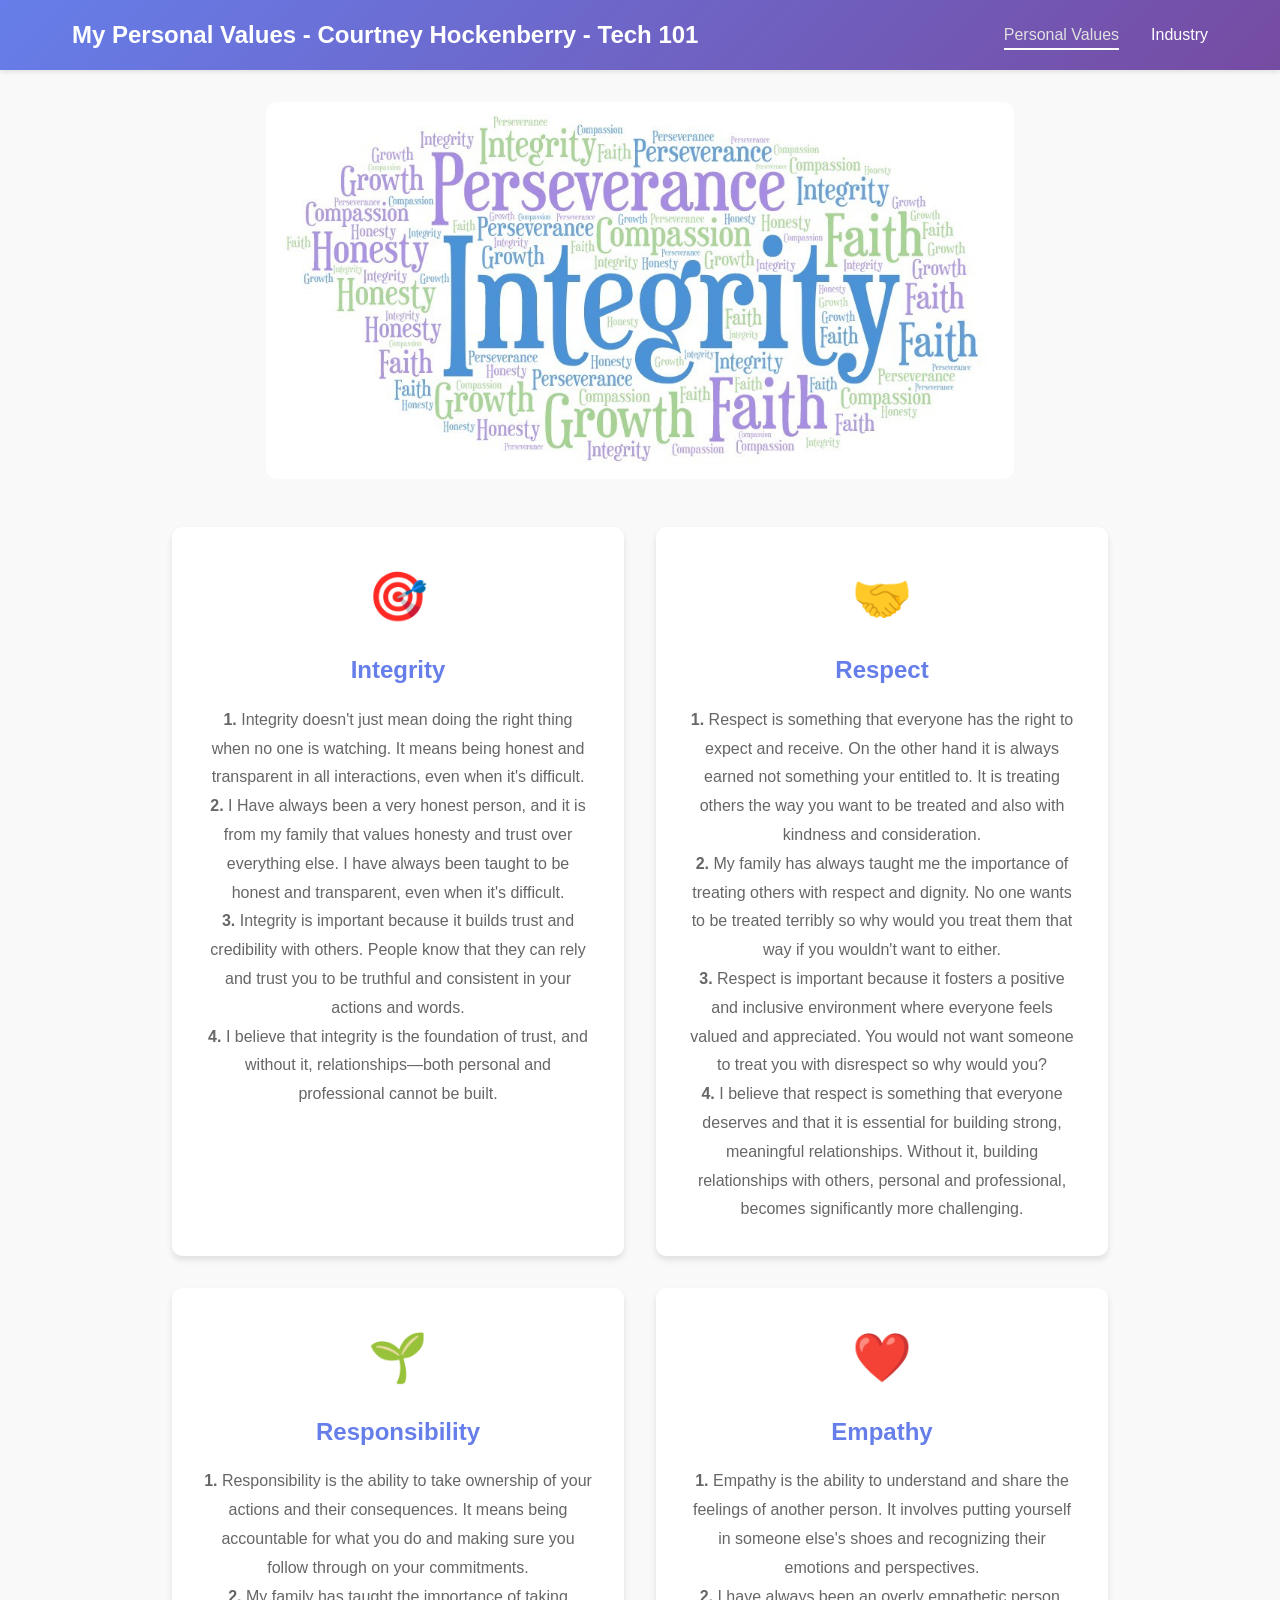
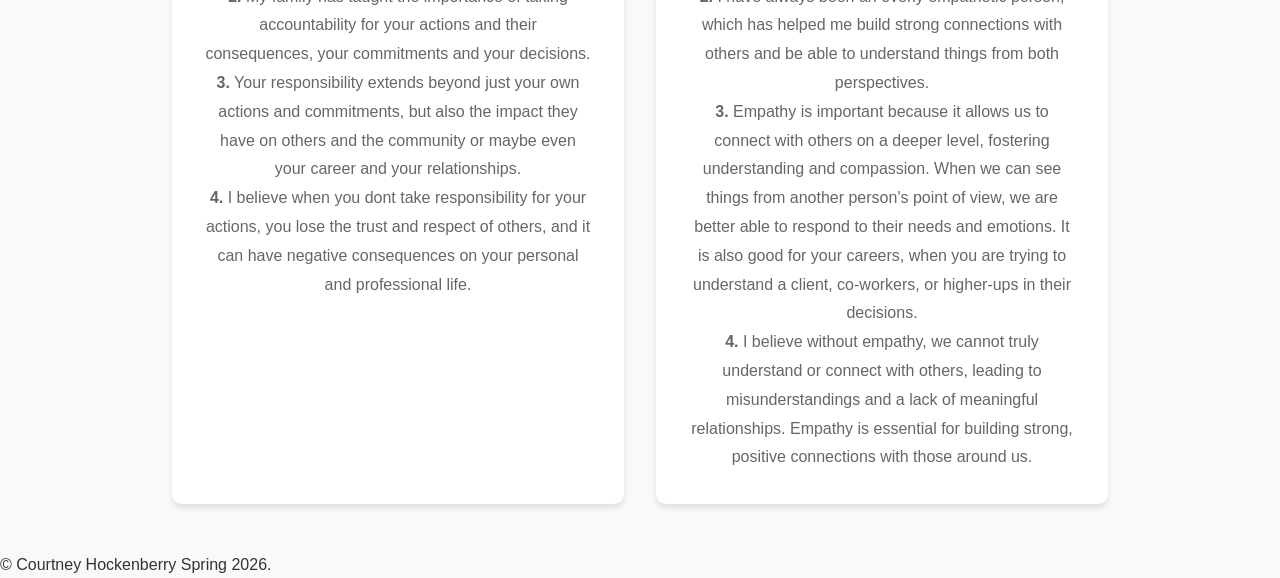
<file: index.html>
<!DOCTYPE html>
<html lang="en">
<head>
    <meta charset="UTF-8">
    <meta name="viewport" content="width=device-width, initial-scale=1.0">
    <title>My Personal Values</title>
    <link rel="stylesheet" href="styles.css">
</head>
<body>
    <nav class="navbar">
        <div class="nav-container">
            <a href="index.html" class="nav-logo">My Personal Values - Courtney Hockenberry - Tech 101</a>
            <ul class="nav-menu">
                <li class="nav-item">
                    <a href="index.html" class="nav-link active">Personal Values</a>
                </li>
                <li class="nav-item">
                    <a href="industry.html" class="nav-link">Industry</a>
                </li>
            </ul>
        </div>
    </nav>

    <main class="container">
        <section class="hero">
            <img src="images/pvalues.jpg" alt="Personal Values" class="hero-image">
        </section>

        <section class="values-grid">
            <div class="value-card">
                <div class="value-icon">🎯</div>
                <h2>Integrity</h2>
                <b><p>1.</b> Integrity doesn't just mean doing the right thing when no one is watching. It means being honest and transparent in all interactions, even when it's difficult. </p>
                <b><p>2.</b> I Have always been a very honest person, and it is from my family that values honesty and trust over everything else. I have always been taught to be honest and transparent, even when it's difficult.</p>
                <b><p>3.</b> Integrity is important because it builds trust and credibility with others. People know that they can rely and trust you to be truthful and consistent in your actions and words.</p>
                <b><p>4.</b> I believe that integrity is the foundation of trust, and without it, relationships—both personal and professional cannot be built.</p>
            </div>

            <div class="value-card">
                <div class="value-icon">🤝</div>
                <h2>Respect</h2>
                <b><p>1.</b> Respect is something that everyone has the right to expect and receive. On the other hand it is always earned not something your entitled to. It is treating others the way you want to be treated and also with kindness and consideration.</p>
                <b><p>2.</b> My family has always taught me the importance of treating others with respect and dignity. No one wants to be treated terribly so why would you treat them that way if you wouldn't want to either.</p>
                <b><p>3.</b> Respect is important because it fosters a positive and inclusive environment where everyone feels valued and appreciated. You would not want someone to treat you with disrespect so why would you? </p>
                <b><p>4.</b> I believe that respect is something that everyone deserves and that it is essential for building strong, meaningful relationships. Without it, building relationships with others, personal and professional, becomes significantly more challenging.</p>
            </div>

            <div class="value-card">
                <div class="value-icon">🌱</div>
                <h2>Responsibility</h2>
                <b><p>1.</b> Responsibility is the ability to take ownership of your actions and their consequences. It means being accountable for what you do and making sure you follow through on your commitments.</p>
                <b><p>2.</b> My family has taught the importance of taking accountability for your actions and their consequences, your commitments and your decisions.</p>
                <b><p>3.</b> Your responsibility extends beyond just your own actions and commitments, but also the impact they have on others and the community or maybe even your career and your relationships.</p>
                <b><p>4.</b> I believe when you dont take responsibility for your actions, you lose the trust and respect of others, and it can have negative consequences on your personal and professional life.</p>
            </div>

            <div class="value-card">
                <div class="value-icon">❤️</div>
                <h2>Empathy</h2>
                <b><p>1.</b> Empathy is the ability to understand and share the feelings of another person. It involves putting yourself in someone else's shoes and recognizing their emotions and perspectives.</p>
                <b><p>2.</b> I have always been an overly empathetic person, which has helped me build strong connections with others and be able to understand things from both perspectives.</p>
                <b><p>3.</b> Empathy is important because it allows us to connect with others on a deeper level, fostering understanding and compassion. When we can see things from another person's point of view, 
                    we are better able to respond to their needs and emotions. It is also good for your careers, when you are trying to understand a client, co-workers, or higher-ups in their decisions.</p>
                <b><p>4.</b> I believe without empathy, we cannot truly understand or connect with others, leading to misunderstandings and a lack of meaningful relationships. Empathy is essential for building strong, positive connections with those around us.</p>
            </div>
        </section>

    </main>

    <footer class="footer">
        <p>&copy; Courtney Hockenberry Spring 2026.</p>
    </footer>
</body>
</html>
</file>
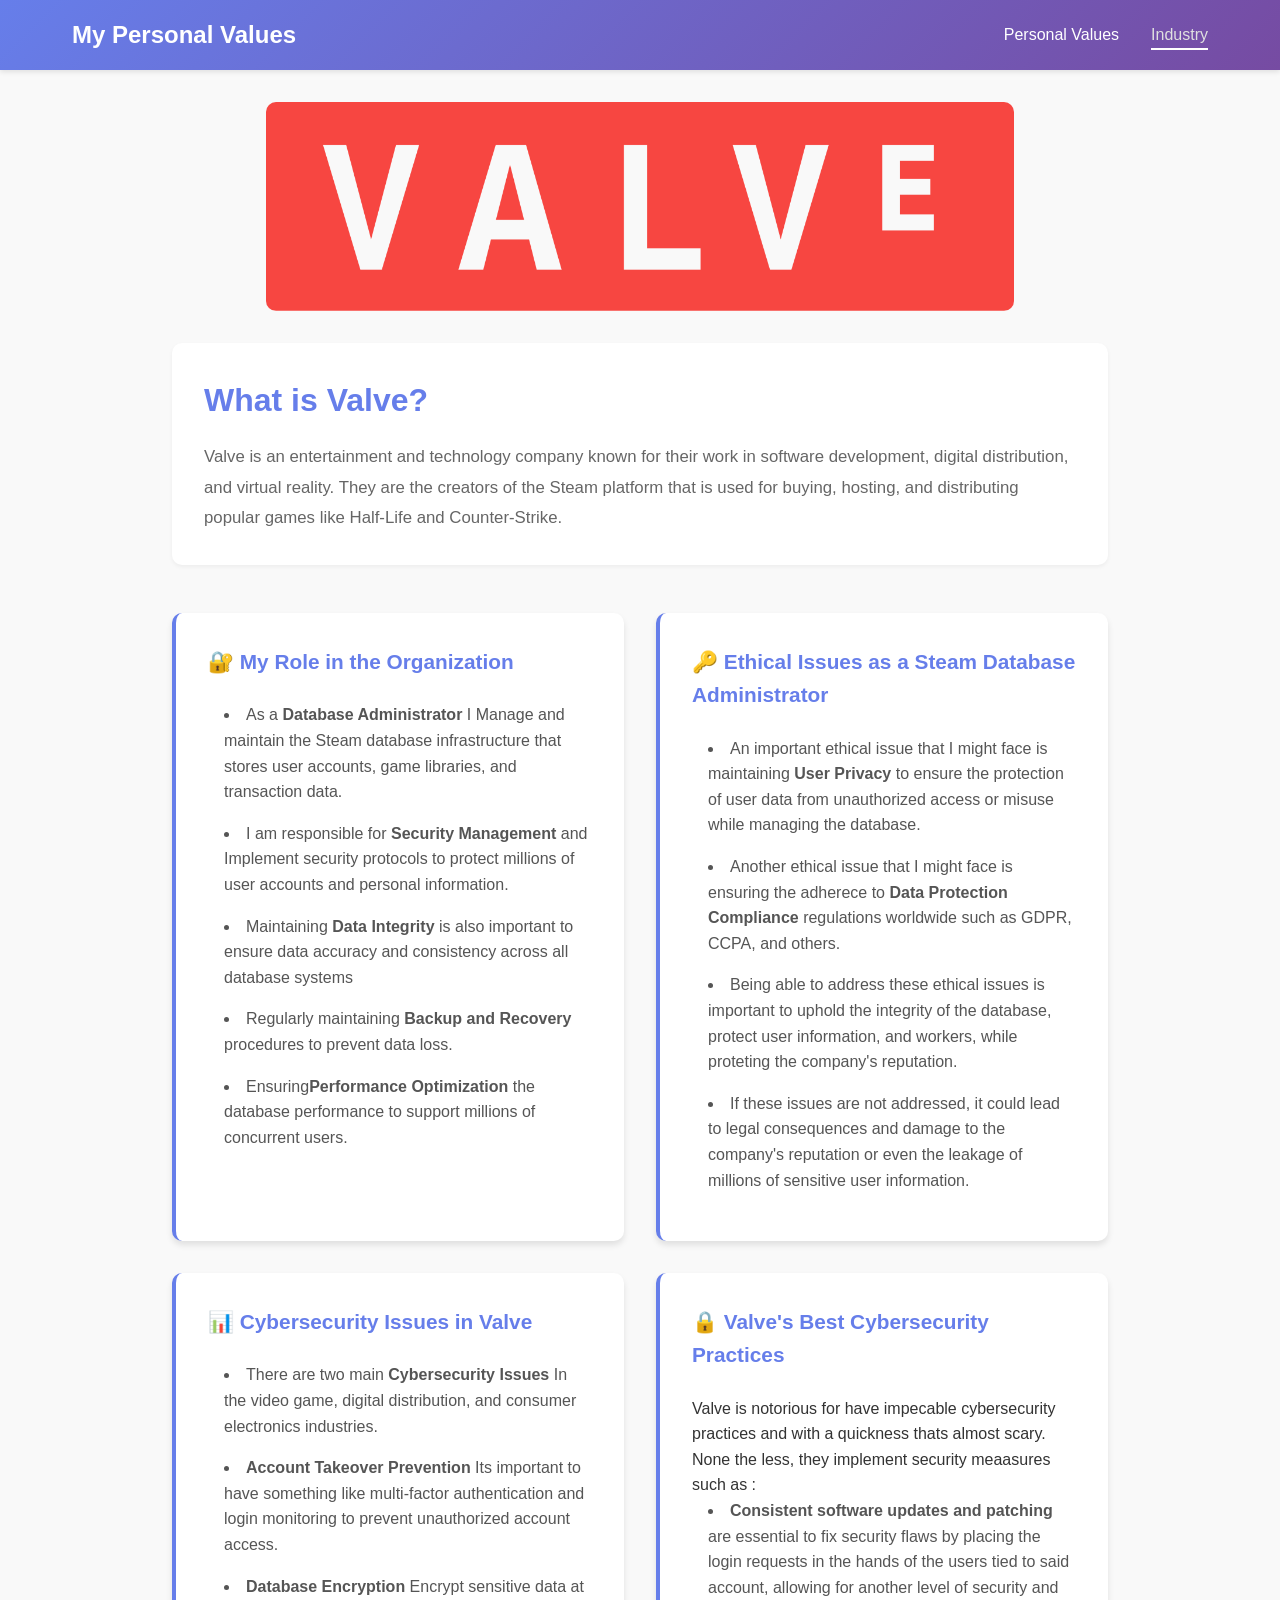
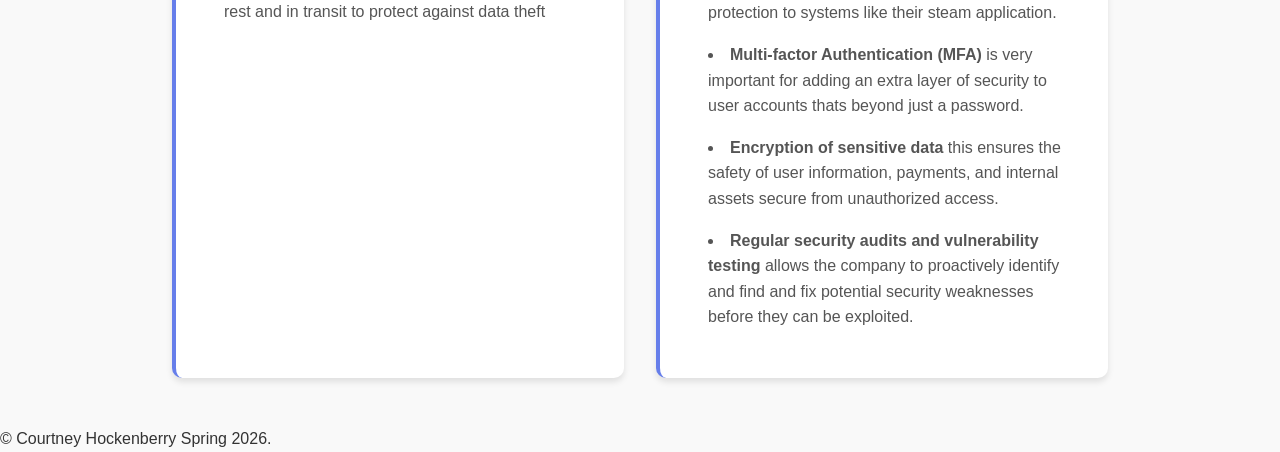
<file: industry.html>
<!DOCTYPE html>
<html lang="en">
<head>
    <meta charset="UTF-8">
    <meta name="viewport" content="width=device-width, initial-scale=1.0">
    <title>Cybersecurity Best Practices</title>
    <link rel="stylesheet" href="styles.css">
</head>
<body>
    <nav class="navbar">
        <div class="nav-container">
            <a href="index.html" class="nav-logo">My Personal Values</a>
            <ul class="nav-menu">
                <li class="nav-item">
                    <a href="index.html" class="nav-link">Personal Values</a>
                </li>
                <li class="nav-item">
                    <a href="industry.html" class="nav-link active">Industry</a>
                </li>
            </ul>
        </div>
    </nav>

    <main class="container">
        <section class="hero">
            <img src="images/Valve_logo.png" alt="Personal Values" class="hero-image">
        </section>

        <section class="industry-overview">
            <h2>What is Valve?</h2>
            <p>Valve is an entertainment and technology company known for their work in software development, digital distribution, and virtual reality. They are the creators of the Steam platform that is used for buying, hosting, and distributing popular games like Half-Life and Counter-Strike.</p>
        </section>

        <section class="best-practices">
            <div class="practice-card">
                <h3>🔐 My Role in the Organization</h3>
                <ul>
                    <li>As a <strong>Database Administrator</strong> I Manage and maintain the Steam database infrastructure that stores user accounts, game libraries, and transaction data.</li>
                    <li>I am responsible for <strong>Security Management</strong> and Implement security protocols to protect millions of user accounts and personal information.</li>
                    <li>Maintaining <strong>Data Integrity</strong> is also important to ensure data accuracy and consistency across all database systems</li>
                    <li>Regularly maintaining <strong>Backup and Recovery</strong> procedures to prevent data loss.</li>
                    <li>Ensuring<strong>Performance Optimization</strong> the database performance to support millions of concurrent users.</li>
                </ul>
            </div>

            <div class="practice-card">
                <h3>🔑 Ethical Issues as a Steam Database Administrator</h3>
                <ul>
                    <li>An important ethical issue that I might face is maintaining <strong>User Privacy</strong> to ensure the protection of user data from unauthorized access or misuse while managing the database.</li>
                    <li>Another ethical issue that I might face is ensuring the adherece to <strong>Data Protection Compliance</strong> regulations worldwide such as GDPR, CCPA, and others. </li>
                    <li>Being able to address these ethical issues is important to uphold the integrity of the database, protect user information, and workers, while proteting the company's reputation.</li>
                    <li>If these issues are not addressed, it could lead to legal consequences and damage to the company's reputation or even the leakage of millions of sensitive user information.</li>
                </ul>
            </div>

            <div class="practice-card">
                <h3>📊 Cybersecurity Issues in Valve</h3>
                <ul>
                    <li>There are two main <strong>Cybersecurity Issues</strong> In the video game, digital distribution, and consumer electronics industries.</li>
                    <li><strong>Account Takeover Prevention</strong> Its important to have something like multi-factor authentication and login monitoring to prevent unauthorized account access.</li>
                    <li><strong>Database Encryption</strong> Encrypt sensitive data at rest and in transit to protect against data theft</li>
                </ul>
            </div>

            <div class="practice-card">
                <h3>🔒 Valve's Best Cybersecurity Practices</h3>
                <p>Valve is notorious for have impecable cybersecurity practices and with a quickness thats almost scary. 
                None the less, they implement security meaasures such as :
            </p>
                <ul>
                    <li><strong>Consistent software updates and patching</strong> are essential to fix security flaws by placing the login requests in the hands of the users tied to said account, allowing for another level of security and protection to systems like their steam application.</li>
                    <li><strong>Multi-factor Authentication (MFA)</strong> is very important for adding an extra layer of security to user accounts thats beyond just a password.</li>
                    <li><strong>Encryption of sensitive data</strong> this ensures the safety of user information, payments, and internal assets secure from unauthorized access.</li>
                    <li><strong>Regular security audits and vulnerability testing</strong> allows the company to proactively identify and find and fix potential security weaknesses before they can be exploited.</li>
                </ul>


        </section>
        
    </main>

    <footer class="footer">
        <p>&copy; Courtney Hockenberry Spring 2026.</p>
    </footer>
</body>
</html>
</file>
<file: styles.css>
* {
    margin: 0;
    padding: 0;
    box-sizing: border-box;
}

body {
    font-family: 'Segoe UI', Tahoma, Geneva, Verdana, sans-serif;
    line-height: 1.6;
    color: #333;
    background-color: #f9f9f9;
}

/* Navigation Bar */
.navbar {
    background: linear-gradient(135deg, #667eea 0%, #764ba2 100%);
    padding: 0;
    position: sticky;
    top: 0;
    box-shadow: 0 2px 5px rgba(0, 0, 0, 0.1);
    z-index: 1000;
}

.nav-container {
    max-width: 1200px;
    margin: 0 auto;
    display: flex;
    justify-content: space-between;
    align-items: center;
    padding: 1rem 2rem;
}

.nav-logo {
    font-size: 1.5rem;
    font-weight: bold;
    color: white;
    text-decoration: none;
    transition: color 0.3s ease;
}

.nav-logo:hover {
    color: #e0e0e0;
}

.nav-menu {
    display: flex;
    list-style: none;
    gap: 2rem;
}

.nav-item {
    position: relative;
}

.nav-link {
    color: white;
    text-decoration: none;
    font-weight: 500;
    transition: color 0.3s ease;
    padding-bottom: 5px;
    border-bottom: 2px solid transparent;
}

.nav-link:hover,
.nav-link.active {
    color: #e0e0e0;
    border-bottom-color: white;
}

/* Container */
.container {
    max-width: 1000px;
    margin: 0 auto;
    padding: 0 2rem;
    min-height: calc(100vh - 200px);
}

/* Hero Section */
.hero {
    text-align: center;
    padding: 0;
    border-radius: 10px;
    margin: 2rem 0;
    overflow: hidden;
}

.hero-image {
    width: 80%;
    height: auto;
    display: block;
    border-radius: 10px;
    margin: 0 auto;
}

.hero h1 {
    font-size: 3rem;
    color: #667eea;
    margin-bottom: 1rem;
    font-weight: 700;
}

.subtitle {
    font-size: 1.3rem;
    color: #666;
    margin-bottom: 1rem;
}

/* Values Grid */
.values-grid {
    display: grid;
    grid-template-columns: repeat(auto-fit, minmax(300px, 1fr));
    gap: 2rem;
    margin: 3rem 0;
}

.value-card {
    background: white;
    padding: 2rem;
    border-radius: 10px;
    box-shadow: 0 4px 6px rgba(0, 0, 0, 0.1);
    transition: transform 0.3s ease, box-shadow 0.3s ease;
    text-align: center;
}

.value-card:hover {
    transform: translateY(-10px);
    box-shadow: 0 8px 15px rgba(102, 126, 234, 0.2);
}

.value-icon {
    font-size: 3rem;
    margin-bottom: 1rem;
    display: block;
}

.value-card h2 {
    color: #667eea;
    margin-bottom: 1rem;
    font-size: 1.5rem;
}

.value-card p {
    color: #666;
    line-height: 1.8;
}

/* Industry Overview */
.industry-overview {
    background: white;
    padding: 2rem;
    border-radius: 10px;
    margin: 2rem 0;
    box-shadow: 0 2px 4px rgba(0, 0, 0, 0.05);
}

.industry-overview h2 {
    color: #667eea;
    margin-bottom: 1rem;
    font-size: 2rem;
}

.industry-overview p {
    color: #666;
    line-height: 1.8;
    font-size: 1.05rem;
}

/* Best Practices Cards */
.best-practices {
    display: grid;
    grid-template-columns: repeat(auto-fit, minmax(350px, 1fr));
    gap: 2rem;
    margin: 3rem 0;
}

.practice-card {
    background: white;
    padding: 2rem;
    border-radius: 10px;
    box-shadow: 0 4px 6px rgba(0, 0, 0, 0.1);
    transition: transform 0.3s ease, box-shadow 0.3s ease;
    border-left: 4px solid #667eea;
}

.practice-card:hover {
    transform: translateY(-5px);
    box-shadow: 0 8px 15px rgba(102, 126, 234, 0.2);
}

.practice-card h3 {
    color: #667eea;
    margin-bottom: 1.5rem;
    font-size: 1.3rem;
}

.practice-card ul {
    list-style: disc inside;
    padding-left: 1rem;
}

.practice-card li {
    margin-bottom: 1rem;
    color: #555;
    line-height: 1.6;
    padding-left: 0;
    position: relative;
}

.practice-card li:before {
    content: "";
    position: static;

.practice-card strong {
    color: #333;
}

/* Values Details Section */
.values-details {
    background: white;
    padding: 2rem;
    border-radius: 10px;
    box-shadow: 0 2px 4px rgba(0, 0, 0, 0.05);
    margin: 2rem 0;
}

.values-details h2 {
    color: #667eea;
    margin-bottom: 1.5rem;
    font-size: 1.8rem;
}

.values-details p {
    color: #666;
    line-height: 1.8;
    margin-bottom: 1rem;
    font-size: 1rem;
}

/* Conclusion Section */
.conclusion {
    background: linear-gradient(135deg, #667eea15 0%, #764ba215 100%);
    padding: 2.5rem;
    border-radius: 10px;
    margin: 3rem 0;
    border-left: 4px solid #667eea;
}

.conclusion h2 {
    color: #667eea;
    margin-bottom: 1.5rem;
    font-size: 1.8rem;
}

.conclusion p {
    color: #555;
    line-height: 1.8;
    margin-bottom: 1rem;
    font-size: 1rem;
}

.conclusion strong {
    color: #764ba2;
}

/* Footer */
.footer {
    background: #333;
    color: white;
    text-align: center;
    padding: 2rem;
    margin-top: 3rem;
    display: flex;
    justify-content: center;
    align-items: center;
}

.footer p {
    margin: 0;
}

/* Responsive Design */
@media (max-width: 768px) {
    .nav-container {
        flex-direction: column;
        gap: 1rem;
        padding: 1rem;
    }

    .nav-menu {
        flex-direction: column;
        gap: 0.5rem;
        width: 100%;
    }

    .hero h1 {
        font-size: 2rem;
    }

    .subtitle {
        font-size: 1rem;
    }

    .values-grid,
    .best-practices {
        grid-template-columns: 1fr;
    }

    .container {
        padding: 0 1rem;
    }
}

@media (max-width: 480px) {
    .hero h1 {
        font-size: 1.5rem;
    }

    .value-card h2,
    .practice-card h3 {
        font-size: 1.2rem;
    }

    .nav-logo {
        font-size: 1.2rem;
    }
}
</file>
